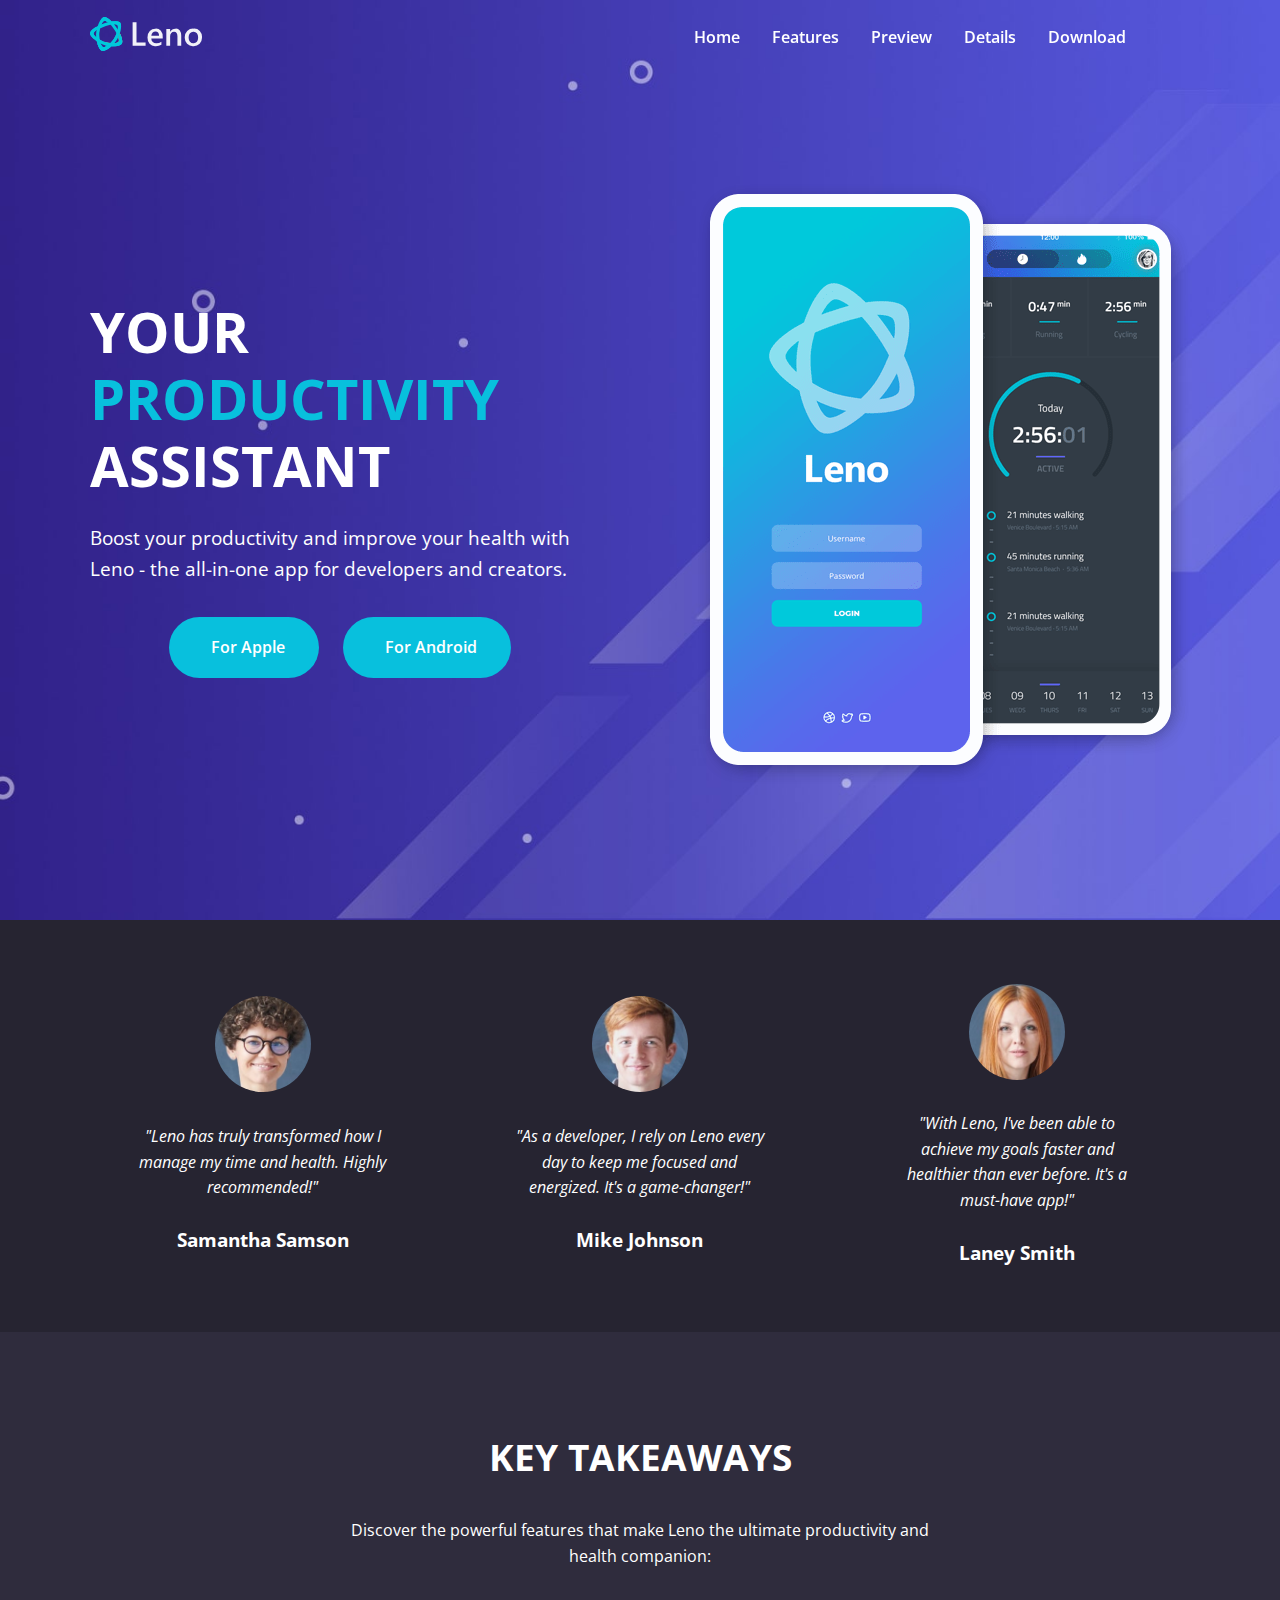
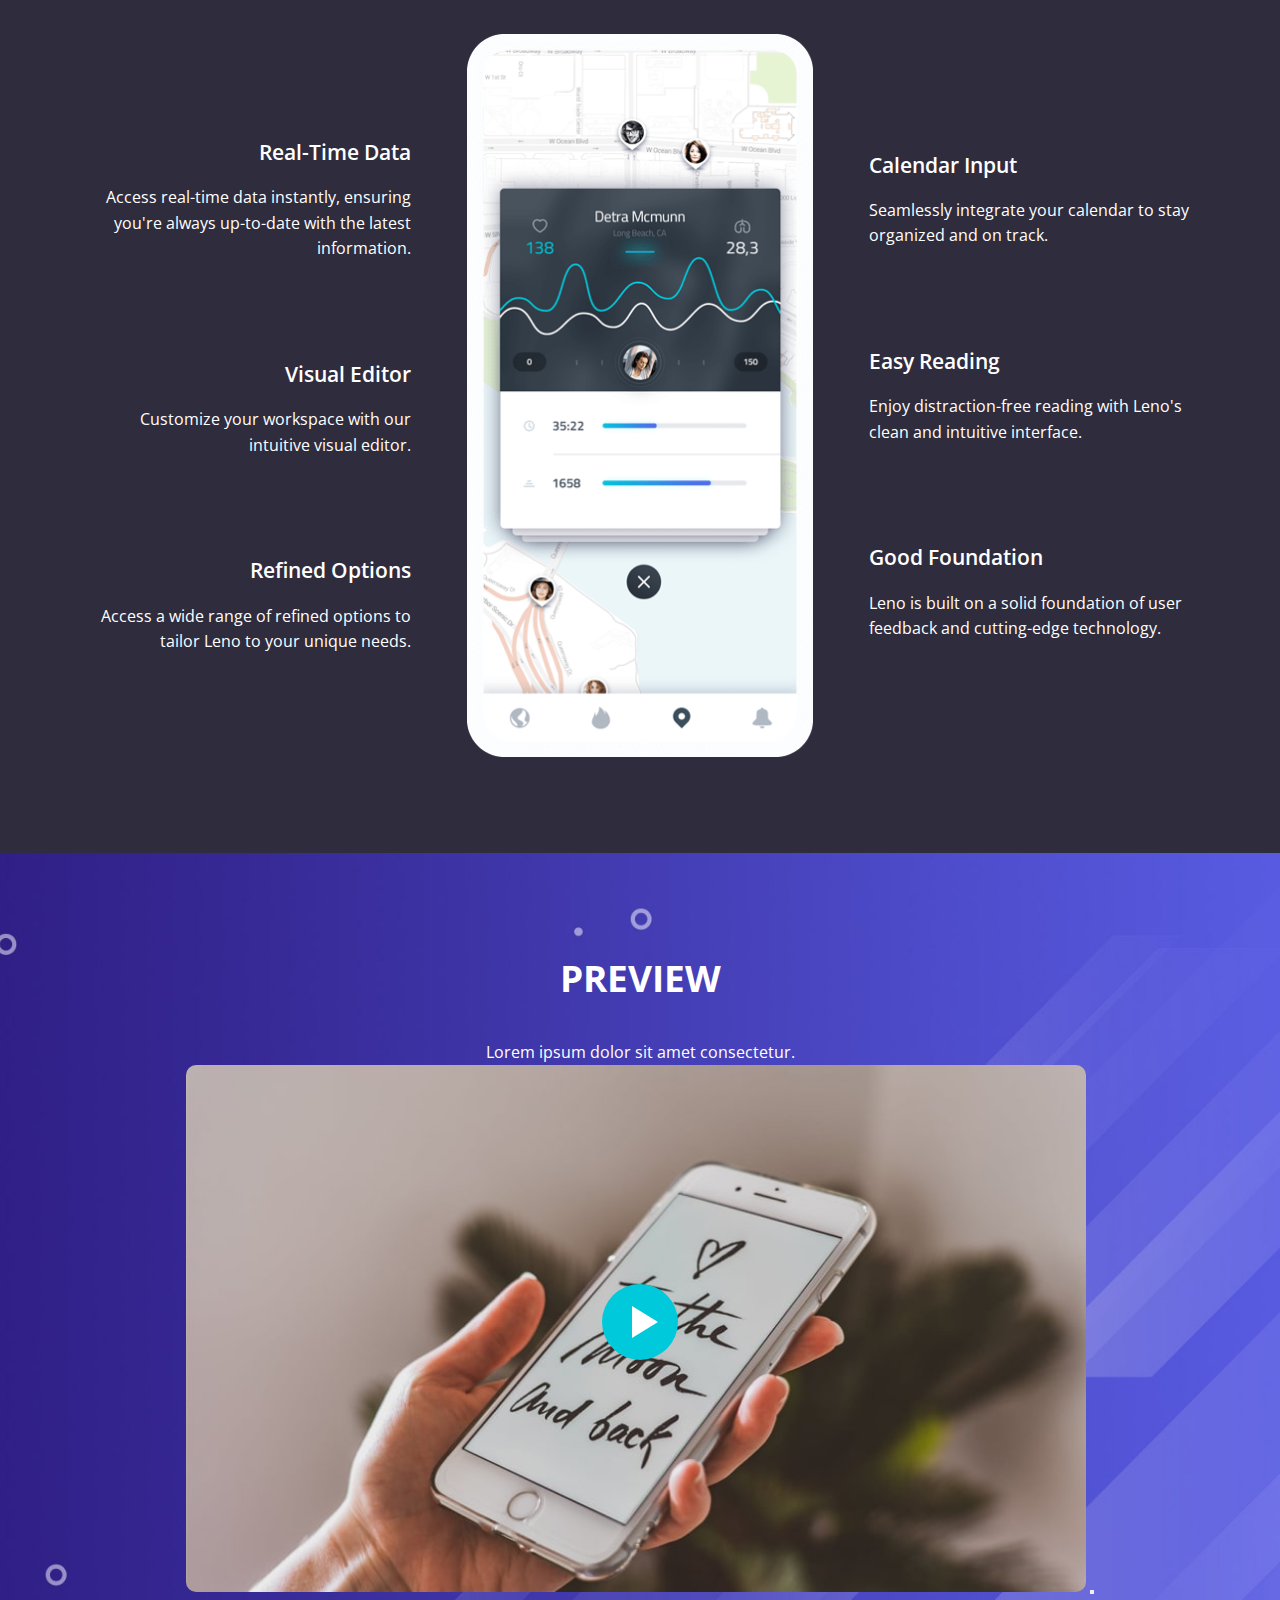
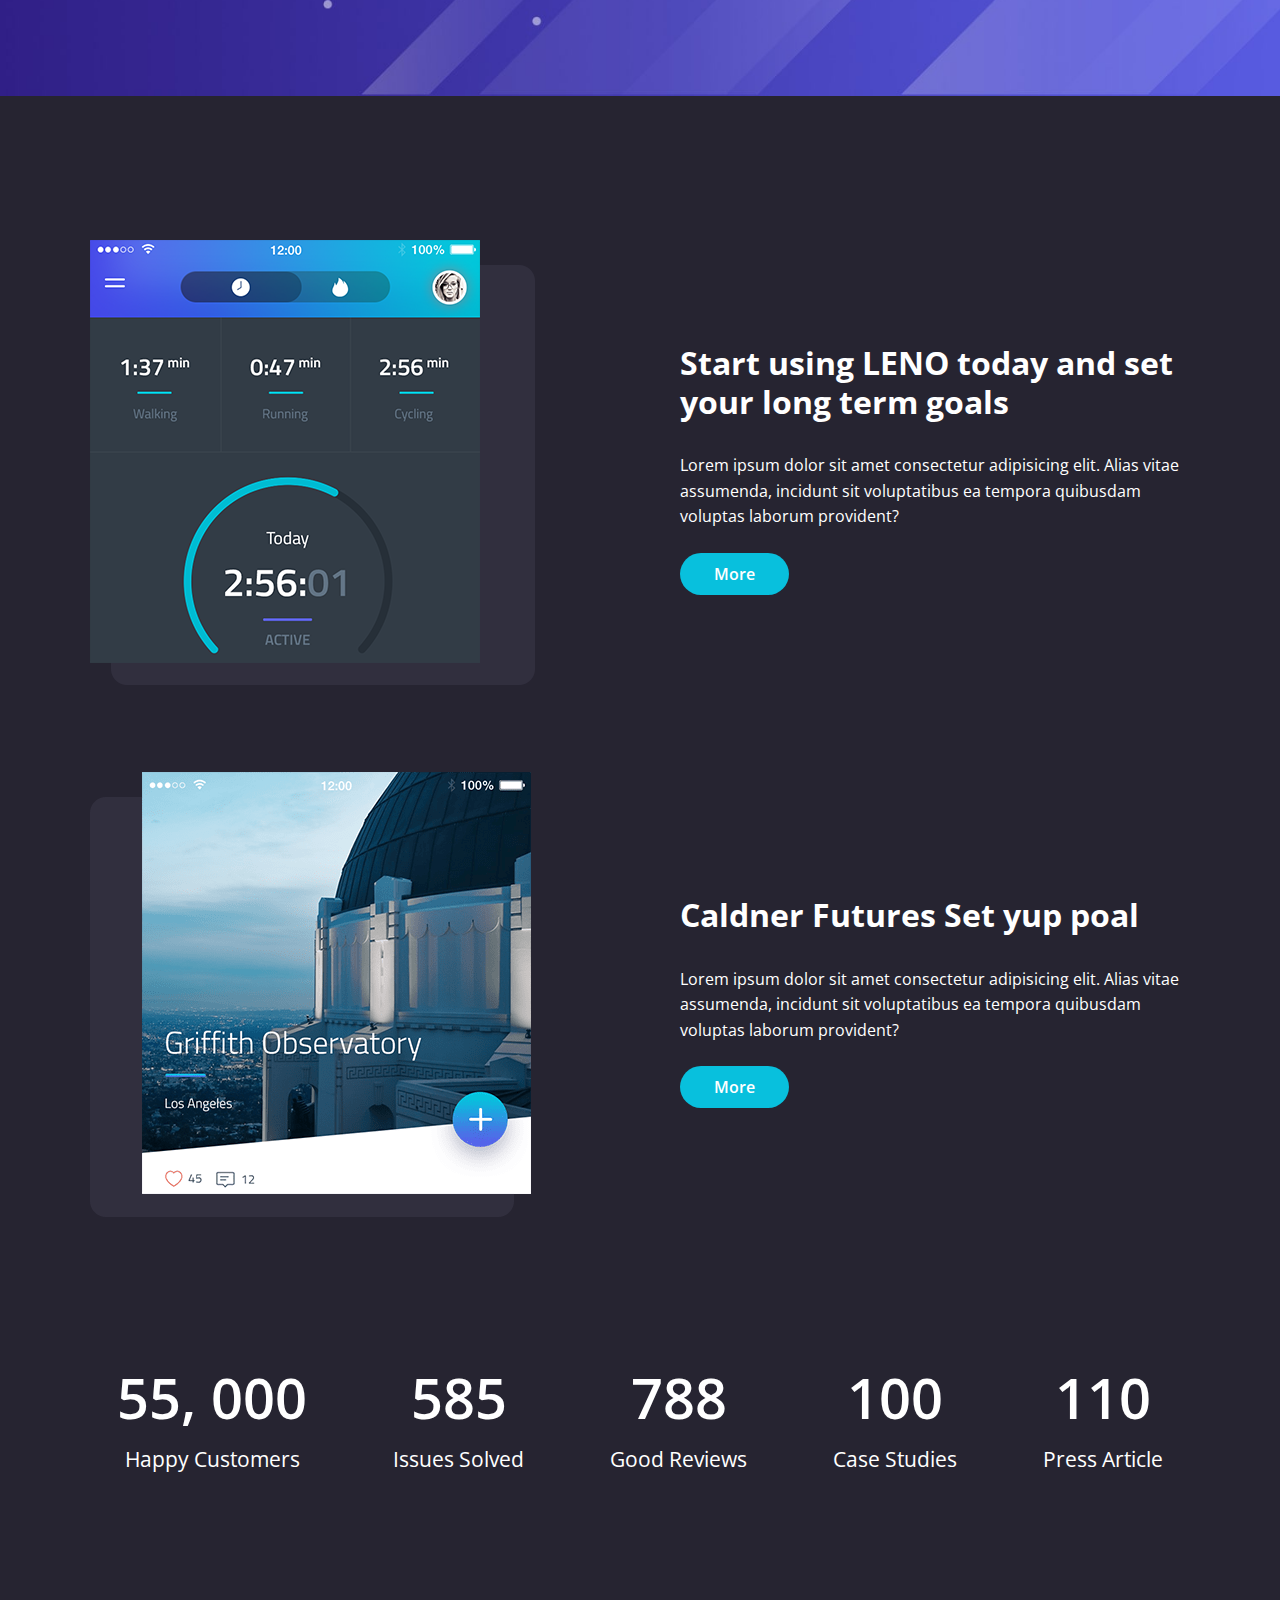
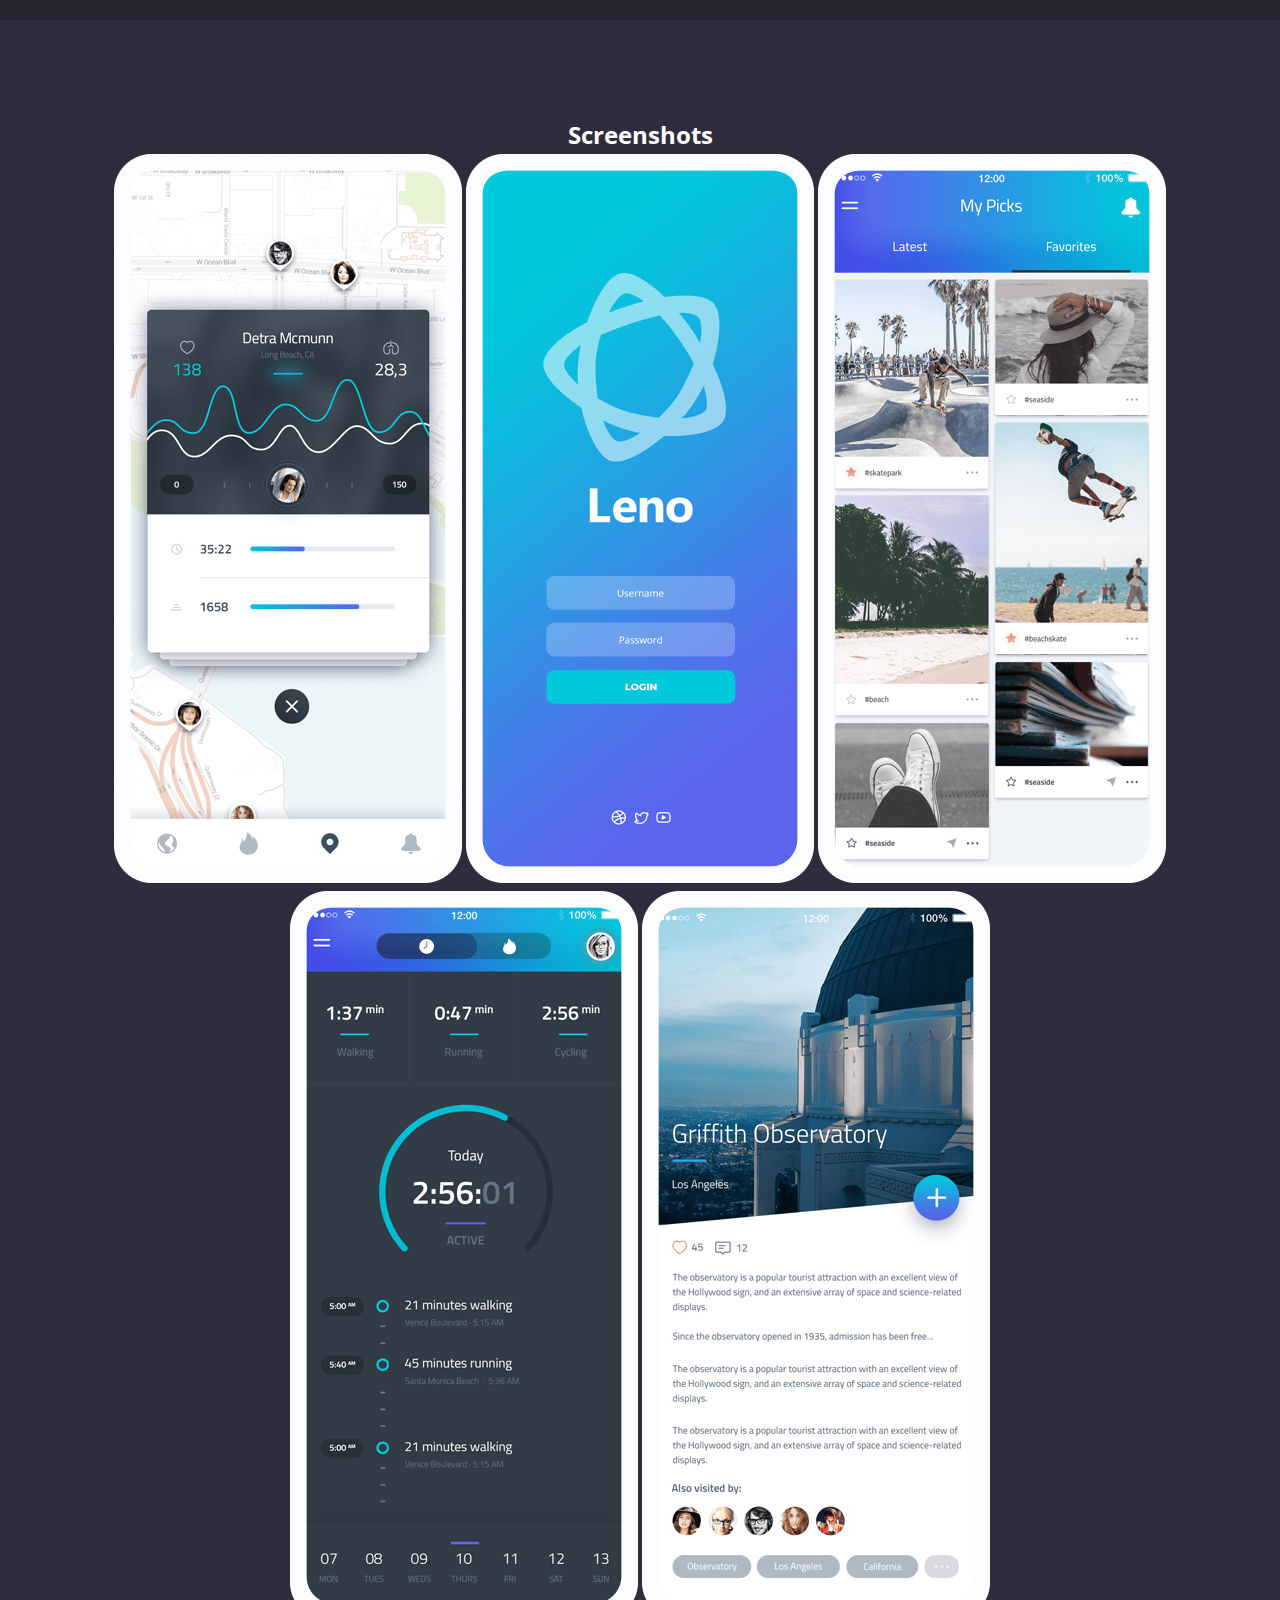
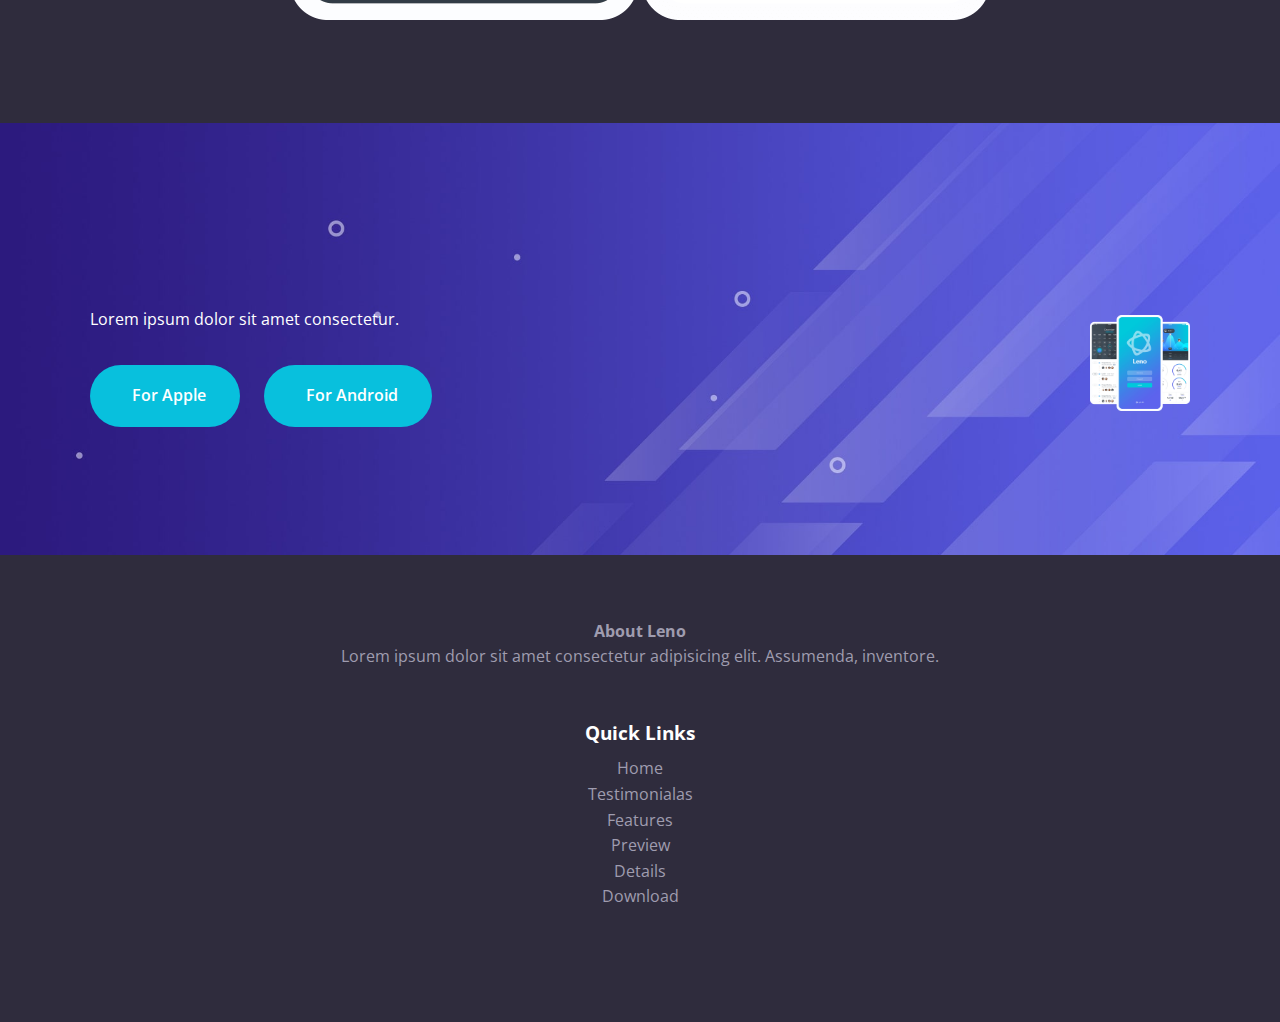
<file: index.html>
<!DOCTYPE html>
<html lang="en">

<head>
    <meta charset="UTF-8" />
    <meta name="viewport" content="width=device-width, initial-scale=1.0" />
    <link rel="preconnect" href="https://fonts.googleapis.com" />
    <link rel="preconnect" href="https://fonts.gstatic.com" crossorigin />
    <link href="https://fonts.googleapis.com/css2?family=Open+Sans:ital,wght@0,300..800;1,300..800&display=swap"
        rel="stylesheet" />
    <link rel="stylesheet" href="https://cdnjs.cloudflare.com/ajax/libs/font-awesome/6.5.2/css/all.min.css"
        integrity="sha512-SnH5WK+bZxgPHs44uWIX+LLJAJ9/2PkPKZ5QiAj6Ta86w+fsb2TkcmfRyVX3pBnMFcV7oQPJkl9QevSCWr3W6A=="
        crossorigin="anonymous" referrerpolicy="no-referrer" />
    <link rel="stylesheet" href="./css/styles.css" />
    <link rel="icon" href="./images/favicon.png" />
    <title>Leno App | Health & Productivity</title>
</head>

<body>
    <navbar class="navbar">
        <div class="navbar__container container">
            <a href="index.html">
                <div class="navbar__logo">
                    <img src="./images/logo.svg" alt="Leno">
                </div>
            </a>
            <div class="navbar__menu">
                <ul class="navbar__menu-list">
                    <li class="navbar__menu-item">
                        <a href="index.html" class="navbar__menu-link">Home</a>
                    </li>
                    <li class="navbar__menu-item">
                        <a href="index.html#features" class="navbar__menu-link">Features</a>
                    </li>
                    <li class="navbar__menu-item">
                        <a href="index.html#preview" class="navbar__menu-link">Preview</a>
                    </li>
                    <li class="navbar__menu-item">
                        <a href="index.html#details" class="navbar__menu-link">Details</a>
                    </li>
                    <li class="navbar__menu-item">
                        <a href="index.html#download" class="navbar__menu-link">Download</a>
                    </li>
                    <li class="navbar__menu-item">
                        <a href="#" class="navbar__menu-link--primary">
                            <i class="fa-brands fa-facebook"></i>
                        </a>
                    </li>
                    <li class="navbar__menu-item">
                        <a href="#" class="navbar__menu-link--primary">
                            <i class="fa-brands fa-twitter"></i>
                        </a>
                    </li>
                </ul>
            </div>

            <!-- Mobile Menu & Hamburger Icon -->
            <div class="navbar__mobile-menu">
                <div class="navbar__mobile-menu-toggle">
                    <i class="fas fa-bars fa-2x"></i>
                </div>
                <!-- Mobile Menu Items -->
                <div class="navbar__mobile-menu-items">
                    <ul class="navbar__mobile-menu-list">
                        <li class="navbar__mobile-menu-item">
                            <a href="index.html" class="navbar__mobile-menu-link">Home</a>
                        </li>
                        <li class="navbar__mobile-menu-item">
                            <a href="index.html#features" class="navbar__mobile-menu-link">Features</a>
                        </li>
                        <li class="navbar__mobile-menu-item">
                            <a href="index.html#preview" class="navbar__mobile-menu-link">Preview</a>
                        </li>
                        <li class="navbar__mobile-menu-item">
                            <a href="index.html#details" class="navbar__mobile-menu-link">Details</a>
                        </li>
                        <li class="navbar__mobile-menu-item">
                            <a href="index.html#download" class="navbar__mobile-menu-link">Download</a>
                        </li>
                        <li class="navbar__mobile-menu-item">
                            <a href="#" class="navbar__mobile-menu-link--primary">
                                <i class="fa-brands fa-facebook"></i>
                            </a>
                        </li>
                        <li class="navbar__mobile-menu-item">
                            <a href="#" class="navbar__mobile-menu-link--primary">
                                <i class="fa-brands fa-twitter"></i>
                            </a>
                        </li>
                    </ul>
                </div>
            </div>
        </div>
    </navbar>

    <!-- Hero -->
    <header class="hero">
        <div class="hero__container container">
            <div class="hero__content">
                <h1 class="hero__title">
                    Your
                    <span class="hero__title--primary">productivity</span> assistant
                </h1>
                <p class="hero__description">
                    Boost your productivity and improve your health with Leno - the
                    all-in-one app for developers and creators.
                </p>
                <div class="hero__buttons">
                    <a href="#download" class="hero__button btn">
                        <i class="fa-brands fa-apple"></i> For Apple
                    </a>
                    <a href="#download" class="hero__button btn">
                        <i class="fa-brands fa-android"></i> For Android
                    </a>
                </div>
            </div>
            <div class="hero__image">
                <img src="./images/header-smartphones.png" alt="Leno App" />
            </div>
        </div>
    </header>

    <!-- Testimonials -->
    <section class="testimonials" id="testimonials">
        <div class="testimonials__container container">
            <div class="testimonials__card">
                <div class="testimonials__image">
                    <img src="./images/testimonial-1.jpg" alt="Testimonial 1" />
                </div>
                <div class="testimonials__card--content">
                    <p class="testimonials__card-text">
                        "Leno has truly transformed how I manage my time and health.
                        Highly recommended!"
                    </p>
                    <h3 class="testimonials__card-title">Samantha Samson</h3>
                </div>
            </div>

            <div class="testimonials__card">
                <div class="testimonials__image">
                    <img src="./images/testimonial-2.jpg" alt="Testimonial 2" />
                </div>
                <div class="testimonials__card--content">
                    <p class="testimonials__card-text">
                        "As a developer, I rely on Leno every day to keep me focused and
                        energized. It's a game-changer!"
                    </p>
                    <h3 class="testimonials__card-title">Mike Johnson</h3>
                </div>
            </div>

            <div class="testimonials__card">
                <div class="testimonials__image">
                    <img src="./images/testimonial-3.jpg" alt="Testimonial 3" />
                </div>
                <div class="testimonials__card--content">
                    <p class="testimonials__card-text">
                        "With Leno, I've been able to achieve my goals faster and
                        healthier than ever before. It's a must-have app!"
                    </p>
                    <h3 class="testimonials__card-title">Laney Smith</h3>
                </div>
            </div>
        </div>
    </section>

    <!-- Features -->
    <section class="features" id="features">
        <div class="features__container container">
            <div class="features__content">
                <h2 class="features__title">Key Takeaways</h2>
                <p class="features__description">
                    Discover the powerful features that make Leno the ultimate
                    productivity and health companion:
                </p>
                <div class="features__grid">
                    <!-- Grid Column 1 -->
                    <div class="features__grid-column features__grid-column-left">
                        <!-- Grid Item 1 -->
                        <div class="features__grid-item">
                            <div class="features__grid-item-text">
                                <h4 class="features__grid-item-text-title">Real-Time Data</h4>
                                <p class="features__grid-item-text-description">
                                    Access real-time data instantly, ensuring you're always
                                    up-to-date with the latest information.
                                </p>
                            </div>
                            <div class="features__grid-item-icon">
                                <i class="fas fa-rocket fa-4x"></i>
                            </div>
                        </div>
                        <!-- Grid Item 2 -->
                        <div class="features__grid-item">
                            <div class="features__grid-item-text">
                                <h4 class="features__grid-item-text-title">Visual Editor</h4>
                                <p class="features__grid-item-text-description">
                                    Customize your workspace with our intuitive visual editor.
                                </p>
                            </div>
                            <div class="features__grid-item-icon">
                                <i class="fas fa-code fa-4x"></i>
                            </div>
                        </div>
                        <!-- Grid Item 3 -->
                        <div class="features__grid-item">
                            <div class="features__grid-item-text">
                                <h4 class="features__grid-item-text-title">
                                    Refined Options
                                </h4>
                                <p class="features__grid-item-text-description">
                                    Access a wide range of refined options to tailor Leno to
                                    your unique needs.
                                </p>
                            </div>
                            <div class="features__grid-item-icon">
                                <i class="fas fa-gem fa-4x"></i>
                            </div>
                        </div>
                    </div>

                    <!-- Grid Column 2 -->
                    <div class="features__grid-column features__grid-column-center">
                        <img src="./images/features-smartphone-1.png" alt="" />
                    </div>

                    <!-- Grid Column 3 -->
                    <div class="features__grid-column features__grid-column-right">
                        <!-- Grid Item 1 -->
                        <div class="features__grid-item">
                            <div class="features__grid-item-text">
                                <h4 class="features__grid-item-text-title">Calendar Input</h4>
                                <p class="features__grid-item-text-description">
                                    Seamlessly integrate your calendar to stay organized and on
                                    track.
                                </p>
                            </div>
                            <div class="features__grid-item-icon">
                                <i class="fas fa-calendar fa-4x"></i>
                            </div>
                        </div>
                        <!-- Grid Item 2 -->
                        <div class="features__grid-item">
                            <div class="features__grid-item-text">
                                <h4 class="features__grid-item-text-title">Easy Reading</h4>
                                <p class="features__grid-item-text-description">
                                    Enjoy distraction-free reading with Leno's clean and
                                    intuitive interface.
                                </p>
                            </div>
                            <div class="features__grid-item-icon">
                                <i class="fas fa-book fa-4x"></i>
                            </div>
                        </div>
                        <!-- Grid Item 3 -->
                        <div class="features__grid-item">
                            <div class="features__grid-item-text">
                                <h4 class="features__grid-item-text-title">
                                    Good Foundation
                                </h4>
                                <p class="features__grid-item-text-description">
                                    Leno is built on a solid foundation of user feedback and
                                    cutting-edge technology.
                                </p>
                            </div>
                            <div class="features__grid-item-icon">
                                <i class="fas fa-cube fa-4x"></i>
                            </div>
                        </div>
                    </div>
                </div>
            </div>
        </div>
    </section>

    <!-- Modal -->
    <div class="modal" id="videoModal">
        <div class="modal__content">
            <span class="modal__close-button">&times;</span>
            <iframe src="" frameborder="0" id="videoPlayer" width="560" height="315" frameborder="0"
                allowfullscreen></iframe>
        </div>
    </div>
    <!-- Preview -->
    <section class="preview" id="preview">
        <div class="preview__container container">
            <div class="preview__content">
                <h2 class="preview__title">Preview</h2>
                <p class="preview_description">Lorem ipsum dolor sit amet consectetur.</p>
                <div class="preview__image-container">
                    <div class="preview__video-wrapper">
                        <img src="./images/video-frame.jpg" alt="preview">
                        <button class="preview__video-button">
                            <span class="preview__video-play-button">
                                <span>

                                </span>
                            </span>
                        </button>
                    </div>
                </div>
            </div>
        </div>
    </section>


    <!-- Details -->
    <section class="details" id="details">
        <div class="details__container container">
            <div class="details__grid">
                <!-- Grid item 1 -->
                <div class="details__grid-image">
                    <img src="images/details-1.png" alt="Leno App">
                </div>
                <!-- Grid Item 2 -->
                <div class="details__grid-content">
                    <h3 class="details__grid-heading">
                        Start using LENO today and set your long term goals
                    </h3>
                    <p class="details__grid-description">
                        Lorem ipsum dolor sit amet consectetur adipisicing elit. Alias vitae assumenda, incidunt sit
                        voluptatibus ea tempora quibusdam voluptas laborum provident?
                    </p>
                    <a href="details.html" class="details__grid-button btn">More</a>
                </div>
                <!-- Grid item 4 -->
                <div class="details__grid-image">
                    <img src="images/details-2.png" alt="Leno App">
                </div>
                <div class="details__grid-content">
                    <h3 class="details__grid-heading">
                        Caldner Futures Set yup poal
                    </h3>
                    <p class="details__grid-description">
                        Lorem ipsum dolor sit amet consectetur adipisicing elit. Alias vitae assumenda, incidunt sit
                        voluptatibus ea tempora quibusdam voluptas laborum provident?
                    </p>
                    <a href="details.html" class="details__grid-button btn">More</a>
                </div>
            </div>
            <!-- Icons -->
            <div class="details__icons">
                <div class="details__icons-item">
                    <i class="fas fa-users fa-4x"></i>
                    <div class="details__icons-amount">55, 000</div>
                    <h4 class="details__icons-title">Happy Customers</h4>
                </div>
                <div class="details__icons-item">
                    <i class="fas fa-code fa-4x"></i>
                    <div class="details__icons-amount">585</div>
                    <h4 class="details__icons-title">Issues Solved</h4>
                </div>
                <div class="details__icons-item">
                    <i class="fas fa-comments fa-4x"></i>
                    <div class="details__icons-amount">788</div>
                    <h4 class="details__icons-title">Good Reviews</h4>
                </div>
                <div class="details__icons-item">
                    <i class="fas fa-rocket fa-4x"></i>
                    <div class="details__icons-amount">100</div>
                    <h4 class="details__icons-title">Case Studies</h4>
                </div>
                <div class="details__icons-item">
                    <i class="fas fa-edit fa-4x"></i>
                    <div class="details__icons-amount">110</div>
                    <h4 class="details__icons-title">Press Article</h4>
                </div>
            </div>
        </div>
    </section>

    <!-- Screenshots -->
    <div class="section screenshots" id="screenshoots">
        <div class="screenshots__container container">
            <div class="screenshots__content">
                <h2 class="screenshoots_title">Screenshots</h2>
                <div class="screenshoots_images">
                    <img src="./images/screenshot-1.png" alt="Screenshot">
                    <img src="./images/screenshot-2.png" alt="Screenshot">
                    <img src="./images/screenshot-3.png" alt="Screenshot">
                    <img src="./images/screenshot-4.png" alt="Screenshot">
                    <img src="./images/screenshot-5.png" alt="Screenshot">
                </div>
            </div>
        </div>
    </div>
    </section>

    <!-- Download -->
    <section class="download" id="download">
        <div class="download__container container">
            <div class="download__content">
                <p class="download-description">Lorem ipsum dolor sit amet consectetur.
                </p>
                <div class="download__buttons">
                    <a href="details.html" class="download__button btn">
                        <i class="fa-brands fa-apple"></i>For Apple
                    </a>
                    <a href="details.html" class="download__button btn">
                        <i class="fa-brands fa-android"></i>For Android
                    </a>
                </div>
            </div>
            <div class="download__image">
                <img src="./images/download.png" alt="Download">
            </div>
        </div>
    </section>
    <!-- Footer -->
    <footer class="footer">
        <div class="footer__container container">
            <div class="footer__about">
                <h4 class="footer___title">About Leno</h4>
                <p class="footer__description">Lorem ipsum dolor sit amet consectetur adipisicing elit. Assumenda,
                    inventore.</p>

            </div>
            <div class="footer__links">
                <h4 class="footer__title">Quick Links</h4>
                <ul class="footer__links-list">
                    <li class="footer__links-item">
                        <a href="#" class="footer__links-link">Home</a>
                    </li>
                    <li class="footer__links-item">
                        <a href="#testimonials" class="footer__links-link">Testimonialas</a>
                    </li>
                    <li class="footer__links-item">
                        <a href="#features" class="footer__links-link">Features</a>
                    </li>
                    <li class="footer__links-item">
                        <a href="#preview" class="footer__links-link">Preview</a>
                    </li>
                    <li class="footer__links-item">
                        <a href="#details" class="footer__links-link">Details</a>
                    </li>
                    <li class="footer__links-item">
                        <a href="#download" class="footer__links-link">Download</a>
                    </li>
                </ul>
            </div>
            <div class="footer__social">
                <a href="#" class="footer__social-link">
                    <i class="fa-brands fa-facebook fa-3x"></i>
                </a>
                <a href="#" class="footer__social-link">
                    <i class="fa-brands fa-twitter fa-3x"></i>
                </a>
                <a href="#" class="footer__social-link">
                    <i class="fa-brands fa-instagram fa-3x"></i>
                </a>
                <a href="#" class="footer__social-link">
                    <i class="fa-brands fa-linkedin fa-3x"></i>
                </a>
            </div>
        </div>

    </footer>


    <script src="./js/script.js"></script>
</body>

</html>
</file>
<file: css/styles.css>
*,
*:before,
*:after {
    margin: 0;
    padding: 0;
    box-sizing: border-box;
}

:root {
    --primary-color: #08c0dd;
    --secondary-color: #262431;
    --tertiary-color: #2f2c3d;
}

html,
body {
    font-family: 'Open Sans', sans-serif;
    background: var(--secondary-color);
    color: #fff;
    line-height: 1.6;
    scroll-behavior: smooth;
    overflow-x: hidden;
}

a {
    color: #fff;
    text-decoration: none;
}

ul {
    list-style: none;
}

img {
    max-width: 100%;
}

.container {
    max-width: 1100px;
    margin: 0 auto;
}

.btn {
    padding: 0.5rem 2rem;
    background-color: var(--primary-color);
    border: 2px solid transparent;
    color: #fff;
    font-weight: 600;
    border-radius: 50px;
    transition: background-color 0.3s ease;
}

.btn:hover {
    background-color: var(--secondary-color);
    border-color: var(--primary-color);
}

/* Navbar */
.navbar {
    padding: 1rem 2rem;
    position: fixed;
    top: 0;
    right: 0;
    left: 0;
    z-index: 1000;
    background-color: transparent;
    transition: background-color 0.3s ease-in-out;
}

.navbar.navbar--scroll {
    background-color: rgba(38, 36, 49, 0.8);
    backdrop-filter: blur(10px);
}

.navbar__container {
    display: flex;
    justify-content: space-between;
    align-items: center;
}

.navbar__logo img {
    width: 112px;
    height: 36px;
}

.navbar__menu-list {
    display: flex;
    align-items: center;
    gap: 2rem;
    font-weight: 600;
}

.navbar__menu-link:hover,
.navbar__mobile-menu-link:hover {
    color: var(--primary-color);
}

.navbar__menu-link--primary,
.navbar__mobile-menu-link--primary {
    color: var(--primary-color);
}

.navbar__menu-link--primary:hover,
.navbar__mobile-menu-link--primary:hover {
    color: #fff;
}

/* Mobile Menu */
.navbar__mobile-menu {
    display: none;
    cursor: pointer;
}

.navbar__mobile-menu-items {
    position: absolute;
    top: 100%;
    left: 0;
    width: 100%;
    background: var(--secondary-color);
    opacity: 0.95;
    padding: 3rem 2rem;
    text-align: center;
    box-shadow: 0 2px 5px rgba(255, 255, 255, 0.1);
    border-top: 1px solid rgba(255, 255, 255, 0.1);
    transition: transform 0.3s ease-in-out;
}

.navbar__mobile-menu-list {
    display: flex;
    flex-direction: column;
    gap: 2rem;
    font-size: 1.2rem;
}

.navbar__mobile-menu-items {
    transform: translateX(100%);
}

.navbar__mobile-menu-items.active {
    transform: translateX(0);
}

/* Hero */
.hero {
    background: #000 url('../images/header-background.jpg') center center/cover no-repeat;
    padding: 11.5rem 2rem 8rem;
}

.hero__container {
    display: flex;
    justify-content: space-between;
    align-items: center;
    gap: 2rem;
}

.hero__content {
    max-width: 500px;
}

.hero__title {
    font-size: 3.5rem;
    text-transform: uppercase;
    font-weight: 700;
    line-height: 1.2;
}

.hero__title--primary {
    color: var(--primary-color);
}

.hero__description {
    margin-top: 1.5rem;
    font-size: 1.2rem;
    line-height: 1.6;
}

.hero__image img {
    max-width: 500px;
}

.hero__buttons {
    display: flex;
    align-items: center;
    justify-content: center;
    gap: 1.5rem;
    margin-top: 2rem;
}

.hero__button {
    padding: 1rem 2rem;
}

.hero__button i {
    margin-right: 0.5rem;
}

/* Testimonials */
.testimonials {
    padding: 4rem 2rem;
    text-align: center;
}

.testimonials__container {
    display: grid;
    grid-template-columns: repeat(3, 1fr);
    gap: 2rem;
    align-items: center;
    justify-content: center;
}

.testimonials__card {
    padding: 0 3rem;
}

.testimonials__image img {
    width: 96px;
    height: 96px;
    border-radius: 50%;
    margin-right: auto;
    margin-left: auto;
    margin-bottom: 1.5rem;
}

.testimonials__card-text {
    font-style: italic;
    margin-bottom: 1.5rem;
}

/* Features */
.features {
    background-color: var(--tertiary-color);
    padding: 6rem 2rem;
}

.features__container {
    text-align: center;
}

.features__title {
    font-size: 2.3rem;
    margin-bottom: 2rem;
    text-transform: uppercase;
}

.features__description {
    max-width: 600px;
    margin: 1rem auto 4rem;
}

.features__grid {
    display: grid;
    grid-template-columns: repeat(3, 1fr);
    gap: 2rem;
}

.features__grid-column {
    display: flex;
    flex-direction: column;
    align-items: center;
    justify-content: center;
    gap: 6rem;
}

.features__grid-item {
    display: flex;
    align-items: start;
    justify-content: start;
    text-align: right;
    gap: 1.5rem;
}

.features__grid-item-text-title {
    font-size: 1.3rem;
    font-weight: 600;
    margin-bottom: 1rem;
}

.features__grid-item-icon {
    margin-top: 2rem;
}

.features__grid-item-icon i {
    color: var(--primary-color);
}

.features__grid-column-right .features__grid-item {
    flex-direction: row-reverse;
    text-align: left;
}

/* Preview */
.preview {
    background: url('../images/video-background.jpg') center center/cover no-repeat;
}

.preview__container {
    padding: 6rem 2rem;
    text-align: center;
}

.preview__title {
    font-size: 2.3rem;
    margin-bottom: 2rem;
    text-transform: uppercase;
}

.preview__descrpiton {
    max-width: 600px;
    margin: 1rem auto 4rem;
}

.preview__video-wrapper {
    position: relative;
}

.preview__video-wrapper img {
    width: 100%;
    max-width: 900px;
    border-radius: 10px;
}

/* Play Button Container */

.preview__video-play-button {
    position: absolute;
    top: 48%;
    left: 50%;
    transform: translateX(-50%) translateY(-50%);
    z-index: 10;
    display: block;
    box-sizing: content-box;
    width: 2rem;
    height: 2.75rem;
    border-radius: 50%;
    cursor: pointer;
    padding: 1.25rem 1.25rem 1.25rem 1.75rem;
}

/* Play Button Circle  */
.preview__video-play-button::after {
    content: '';
    position: absolute;
    top: 50%;
    left: 50%;
    transform: translateX(-50%) translateY(-50%);
    z-index: 1;
    background: #00c9db;
    height: 4.375rem;
    width: 4.375rem;
    border-radius: 50%;
    display: block;
    transition: all 200ms;
}

/* Play Button Traingle */
.preview__video-play-button span {
    position: relative;
    display: block;
    z-index: 3;
    top: 0.375rem;
    left: 0.25rem;
    width: 0;
    height: 0;
    border-left: 1.625rem solid #fff;
    border-top: 1rem solid transparent;
    border-bottom: 1rem solid transparent;
}

/* Play Button Animation */
.preview__video-play-button::before {
    content: '';
    position: absolute;
    top: 50%;
    left: 50%;
    z-index: 0;
    display: block;
    width: 4.75rem;
    height: 4.75rem;
    background: #00c9db;
    border-radius: 50%;
    transform: translateX(-50%) translateY(-50%);
    animation: pulse-border 1500ms ease-out infinite;
}

@keyframes pulse-border {
    0% {
        transform: translateX(-50%) translateY(-50%) scale(1) opacity: 1;
    }
    100% {
        transform: translateX(-50%) translateY(-50%) scale(1.5);
        opacity: 0;
    }
}

/* Modal */
.modal {
    display: none;
    position: fixed;
    z-index: 999;
    left: 0;
    top: 0;
    width: 100%;
    height: 100%;
    overflow: auto;
    background-color: rgba(0, 0, 0, 0.5);
}

.modal__content {
    background-color: rgba(0, 0, 0.5);
    margin: 10% auto;
    padding: 20px;
    border: 1px solid #888;
    border-radius: 10px;
    max-width: 600px;
    position: relative;
}

.modal__close-button {
    position: absolute;
    top: 10px;
    right: 20px;
    font-size: 40px;
    cursor: pointer;
}

/* Details */
.details {
    padding: 9rem 2rem;
}

.details__grid {
    display: grid;
    grid-template-columns: repeat(2, 1fr);
    gap: 5rem;
    align-items: center;
    justify-content: center;
}

.details__grid-content {
    max-width: 500px;
    width: 100%;
}

.details__grid-heading {
    font-size: 2rem;
    margin-bottom: 2rem;
    line-height: 1.2;
}

.details__grid-description {
    line-height: 1.6;
    margin-bottom: 2rem;
}

.details__icons {
    display: flex;
    flex-wrap: wrap;
    margin-top: 8rem;
    gap: 2rem;
    justify-content: space-around;
    text-align: center;
}

.details__icons i {
    color: var(--primary-color);
    margin-bottom: 1rem;
}

.details__icons-amount {
    font-size: 3.5rem;
    font-weight: 600;
}

.details__icons-title {
    font-size: 1.3rem;
    font-weight: 400;
}

/* Screenshots  */
.screenshots {
    padding: 6rem 2rem;
    background: var(--tertiary-color);
    text-align: center;
}

.screenshots__container {
    max-width: 1200px;
}

.screenshots__title {
    font-size: 2.3rem;
    text-transform: uppercase;
    border-bottom: 2px solid var(--primary-color);
    width: 300px;
    margin: 0 auto 2.5rem;
}

.screenshots__images {
    display: flex;
    justify-content: space-between;
    gap: 1rem;
    flex-wrap: wrap;
}

.screenshots__images img {
    width: 100%;
    max-width: 200px;
    margin: 0 auto;
}

/* Download */
.download {
    background: #000 url('../images/download-background.jpg') center center/cover;
    padding: 11.5rem 2rem 8rem;
}

.download__container {
    display: flex;
    justify-content: space-between;
    align-items: center;
    gap: 2rem;
}

.download__content {
    max-width: 500px;
}

.download__description {
    font-size: 1.5rem;
    margin-top: 1.5rem;
    line-height: 1.6;
    text-align: center;
}

.download__image img {
    width: 100%;
    max-width: 100px;
}

.download__buttons {
    display: flex;
    align-items: center;
    justify-content: center;
    gap: 1.5rem;
    margin-top: 2rem;
}

.download__button {
    padding: 1rem 2rem;
}

.download__button i {
    margin-right: 0.5rem;
}

/* Footer */
.footer {
    background: var(--tertiary-color);
    color: #9f9caf;
    padding: 4rem 2rem;
    font-size: 0.9rem;
}

.footer a {
    color: #9f9caf;
}

.footer a:hover {
    color: #fff;
}

.footer__container {
    display: grid;
    grid-template-columns: repeat(3, 1fr);
    justify-content: space-between;
    align-items: center;
    gap: 6rem;
}

.footer__title {
    font-size: 1.2rem;
    color: #fff;
    margin-bottom: 0.5rem;
}

.footer__social {
    display: flex;
    gap: 1.5rem;
    justify-content: center;

}

.inner-header {
    background: #000 url('../images/header-background.jpg') center center/cover no-repeat;
    padding: 10rem 2rem 6rem;
}

/* Pricing */
.pricing {
    background: var(--tertiary-color);
    padding: 4rem 2rem 6rem;
}

.pricing__title {
    font-size: 2.3rem;
    margin-bottom: 2rem;
    text-transform: uppercase;
    text-align: center;
}

.pricing__cards {
    display: flex;
    justify-content: space-between;
    align-items: center;
    text-align: center;
    gap: 2rem;
}

.pricing__card-box {
    background: rgba(255, 255, 255, 0.1);
    padding: 2.5rem;
    border-radius: 30px;
    margin-bottom: 2rem;
}

.pricing__card-title {
    font-size: 1.4rem;
    text-transform: uppercase;
}

.pricing__card-price {
    font-size: 3rem;
    color: var(--primary-color);
    font-weight: 700;
    margin-bottom: 1rem;
}

.pricing__card-list {
    text-align: left;
    line-height: 2.5rem;
    font-weight: 300;
}

.pricing__card-item i {
    color: var(--primary-color);
    margin-right: 0.5rem;
}

/* Pricing Notes */
.pricing-notes {
    padding: 3rem 2rem;
    color: #9f9caf;
    text-align: center;
}

/* Details Features */
.details-features {
    background: var(--tertiary-color);
    padding: 4rem 2rem;
}

.details-features__title {
    font-size: 2.3rem;
    margin-bottom: 2rem;
    text-transform: uppercase;
    text-align: center;
}

.details-features__list-item {
    display: flex;
    gap: 1.5rem;
    align-items: center;
    margin-bottom: 3.5rem;
    background: rgba(255, 255, 255, 0.1);
    padding: 1.5rem;
    border-radius: 20px;
}

.details-features__list-item i {
    color: var(--primary-color);
}

.details-features__list-title {
    font-size: 1.5rem;
    font-weight: 600;
    margin-bottom: 0.5rem;
}

/* Media Queries */
@media (max-width: 992px) {

    /* Hero */
    .hero {
        padding: 10rem;
        text-align: center;
    }

    .hero__container {
        flex-direction: column;
    }

    .hero__title {
        font-size: 2.3rem;
    }

    .hero__buttons {
        flex-direction: column;
        gap: 1rem;
    }

    .hero__button {
        width: 100%;
    }

    .hero__image img {
        max-width: 350px;
    }

    /* Testimonials */
    .testimonials__container {
        grid-template-columns: repeat(2, 1fr);
    }

    .testimonials__card {
        padding: 0 1.5rem;
    }

    .testimonials__card:nth-child(3) {
        display: none;
    }

    /* Features */
    .features__grid {
        grid-template-columns: 1fr;
    }

    .features__grid-column-left,
    .features__grid-column-right {
        order: 2;
        margin-bottom: 2rem;
    }

    .features__grid-column-center {
        order: 1;
        margin-bottom: 3rem;
    }

    .features__grid-item,
    .features__grid-column-right .features__grid-item {
        text-align: center;
        flex-direction: column-reverse;
        max-width: 400px;
    }

    .features__grid-item-icon {
        margin: 0 auto;
    }

    .features__grid-column-center img {
        max-width: 300px;
    }

    /* Details */
    .details__grid {
        grid-template-columns: 1fr;
        text-align: center;
    }

    .details__grid-image img {
        width: 100%;
        max-width: 400px;
    }

    .details__grid-content {
        width: 100%;
        max-width: 400px;
        margin: 0 auto;
    }

    .details__icons {
        flex-direction: column;
        gap: 2rem;
        margin-top: 4rem;
    }

    /* Download */
    .download {
        padding-top: 10rem;
    }

    .download__container {
        flex-direction: column-reverse;
    }

    .download_buttons {
        flex-direction: column;
    }

    .download_button {
        width: 100%;
        padding: 0.7rem;
    }
}

/* Footer */
.footer {
    font-size: 1rem;
}

.footer__container {
    grid-template-columns: 1fr;
    text-align: center;
    gap: 3rem;
    max-width: 600px;
}

@media (max-width: 768px) {

    /* Navbar */
    .navbar__menu {
        display: none;
    }

    .navbar__mobile-menu {
        display: block;
    }

    /* Testimonials */
    .testimonials__container {
        grid-template-columns: 1fr;
    }

    .testimonials__card:nth-child(2) {
        display: none;
    }

    /* Pricing */
    .pricing__cards {
        flex-direction: column;
    }

    .pricing__card {
        margin-bottom: 4.5rem;
    }

    /* Details Features */
    .details-features__list-item {
        flex-direction: column;
        text-align: center;
    }
}
</file>
